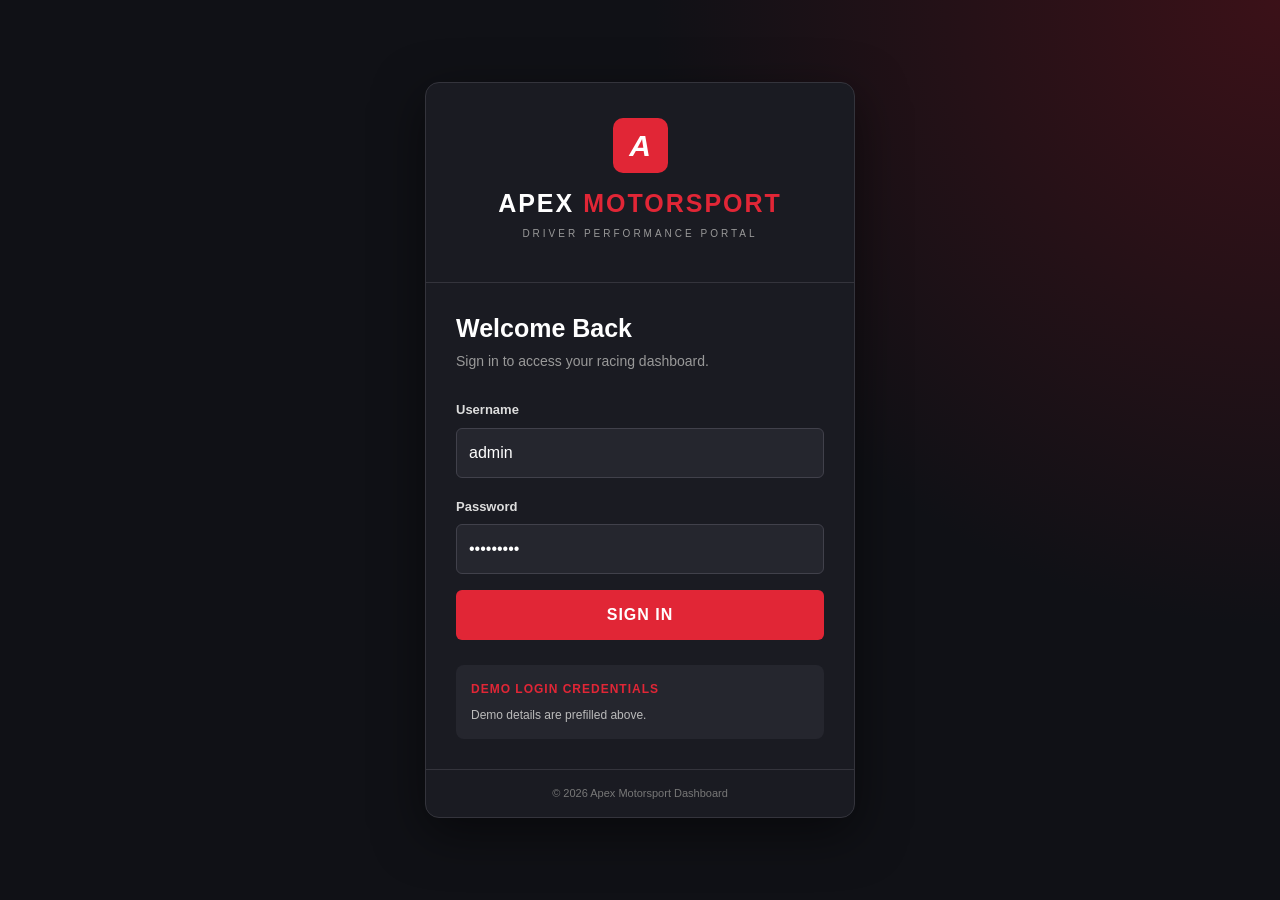
<file: index.html>
<!DOCTYPE html>
<html lang="en">
<head>
    <meta charset="UTF-8">
    <meta name="viewport" content="width=device-width, initial-scale=1.0">

    <title>Apex Motorsport | Driver Login</title>

    <!-- Bootstrap 5 CSS -->
    <link
        href="https://cdn.jsdelivr.net/npm/bootstrap@5.3.3/dist/css/bootstrap.min.css"
        rel="stylesheet"
    >

    <!-- Custom CSS -->
    <link rel="stylesheet" href="css/style.css">
</head>

<body>

    <div class="login-container">

        <div class="login-card">

            <!-- Branding -->
            <div class="brand-section">
                <div class="brand-icon">A</div>

                <h1>APEX <span>MOTORSPORT</span></h1>

                <p>DRIVER PERFORMANCE PORTAL</p>
            </div>

            <!-- Login Form -->
            <div class="login-section">

                <h2>Welcome Back</h2>

                <p class="login-description">
                    Sign in to access your racing dashboard.
                </p>

                <form id="loginForm">

                    <div class="mb-3">
                        <label for="username" class="form-label">
                            Username
                        </label>

                        <input
                            type="text"
                            class="form-control"
                            id="username"
                            placeholder="Enter your username"
                            value="admin"
                            required
                        >
                    </div>

                    <div class="mb-3">
                        <label for="password" class="form-label">
                            Password
                        </label>

                        <input
                            type="password"
                            class="form-control"
                            id="password"
                            placeholder="Enter your password"
                            value="racing123"
                            required
                        >
                    </div>

                    <!-- Error or Success Message -->
                    <div id="loginMessage" class="mb-3"></div>

                    <button type="submit" class="btn login-button w-100">
                        SIGN IN
                    </button>

                </form>

                <div class="demo-credentials">
                    <p>DEMO LOGIN CREDENTIALS</p>
                    <span>Demo details are prefilled above.</span>
                </div>

            </div>

            <!-- Footer -->
            <div class="login-footer">
                © 2026 Apex Motorsport Dashboard
            </div>

        </div>

    </div>

    <!-- JavaScript -->
    <script src="js/auth.js"></script>

</body>
</html>
</file>
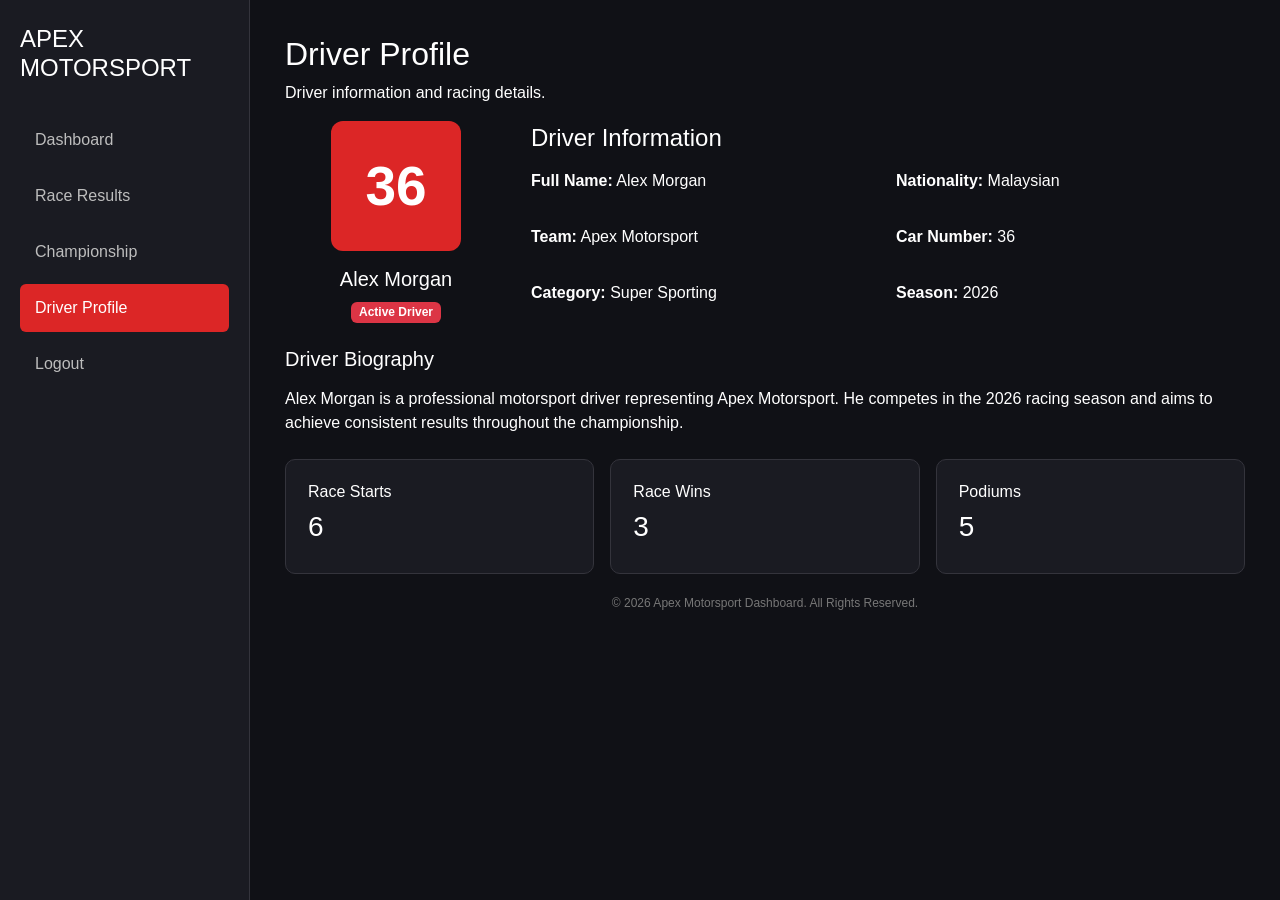
<file: profile.html>
<!DOCTYPE html>
<html lang="en">
<head>
    <meta charset="UTF-8">
    <meta name="viewport" content="width=device-width, initial-scale=1.0">
    <title>Driver Profile | Apex Motorsport</title>

    <!-- Bootstrap 5 -->
    <link href="https://cdn.jsdelivr.net/npm/bootstrap@5.3.3/dist/css/bootstrap.min.css" rel="stylesheet">

    <!-- Custom CSS -->
    <link rel="stylesheet" href="css/style.css">
</head>

<body>

<div class="dashboard-container">

    <!-- Sidebar -->
    <aside class="sidebar">
        <h4 class="brand">APEX MOTORSPORT</h4>

        <nav>
            <a href="dashboard.html">Dashboard</a>
            <a href="results.html">Race Results</a>
            <a href="standings.html">Championship</a>
            <a href="profile.html" class="active">Driver Profile</a>
            <a href="index.html" onclick="logout()">Logout</a>
        </nav>
    </aside>

    <!-- Main Content -->
    <main class="main-content">

        <div class="page-header">
            <h2>Driver Profile</h2>
            <p>Driver information and racing details.</p>
        </div>

        <!-- Driver Information -->
        <div class="content-panel mb-4">

            <div class="row align-items-center g-4">

                <div class="col-md-3 text-center">
                    <div class="driver-number">36</div>
                    <h5 class="mt-3">Alex Morgan</h5>
                    <span class="badge bg-danger">Active Driver</span>
                </div>

                <div class="col-md-9">

                    <h4 class="mb-3">Driver Information</h4>

                    <div class="row g-3">

                        <div class="col-md-6">
                            <p><strong>Full Name:</strong> Alex Morgan</p>
                        </div>

                        <div class="col-md-6">
                            <p><strong>Nationality:</strong> Malaysian</p>
                        </div>

                        <div class="col-md-6">
                            <p><strong>Team:</strong> Apex Motorsport</p>
                        </div>

                        <div class="col-md-6">
                            <p><strong>Car Number:</strong> 36</p>
                        </div>

                        <div class="col-md-6">
                            <p><strong>Category:</strong> Super Sporting</p>
                        </div>

                        <div class="col-md-6">
                            <p><strong>Season:</strong> 2026</p>
                        </div>

                    </div>

                </div>

            </div>

        </div>

        <!-- Driver Biography -->
        <div class="content-panel mb-4">

            <h5 class="mb-3">Driver Biography</h5>

            <p>
                Alex Morgan is a professional motorsport driver
                representing Apex Motorsport. He competes in
                the 2026 racing season and aims to achieve
                consistent results throughout the championship.
            </p>

        </div>

        <!-- Racing Statistics -->
        <div class="row g-3">

            <div class="col-md-4">
                <div class="stat-card">
                    <h6>Race Starts</h6>
                    <h3>6</h3>
                </div>
            </div>

            <div class="col-md-4">
                <div class="stat-card">
                    <h6>Race Wins</h6>
                    <h3>3</h3>
                </div>
            </div>

            <div class="col-md-4">
                <div class="stat-card">
                    <h6>Podiums</h6>
                    <h3>5</h3>
                </div>
            </div>

        </div>

        <!-- Footer -->
        <footer class="dashboard-footer">
            <p>© 2026 Apex Motorsport Dashboard. All Rights Reserved.</p>
        </footer>

    </main>

</div>

<script src="js/auth.js"></script>

</body>
</html>
</file>
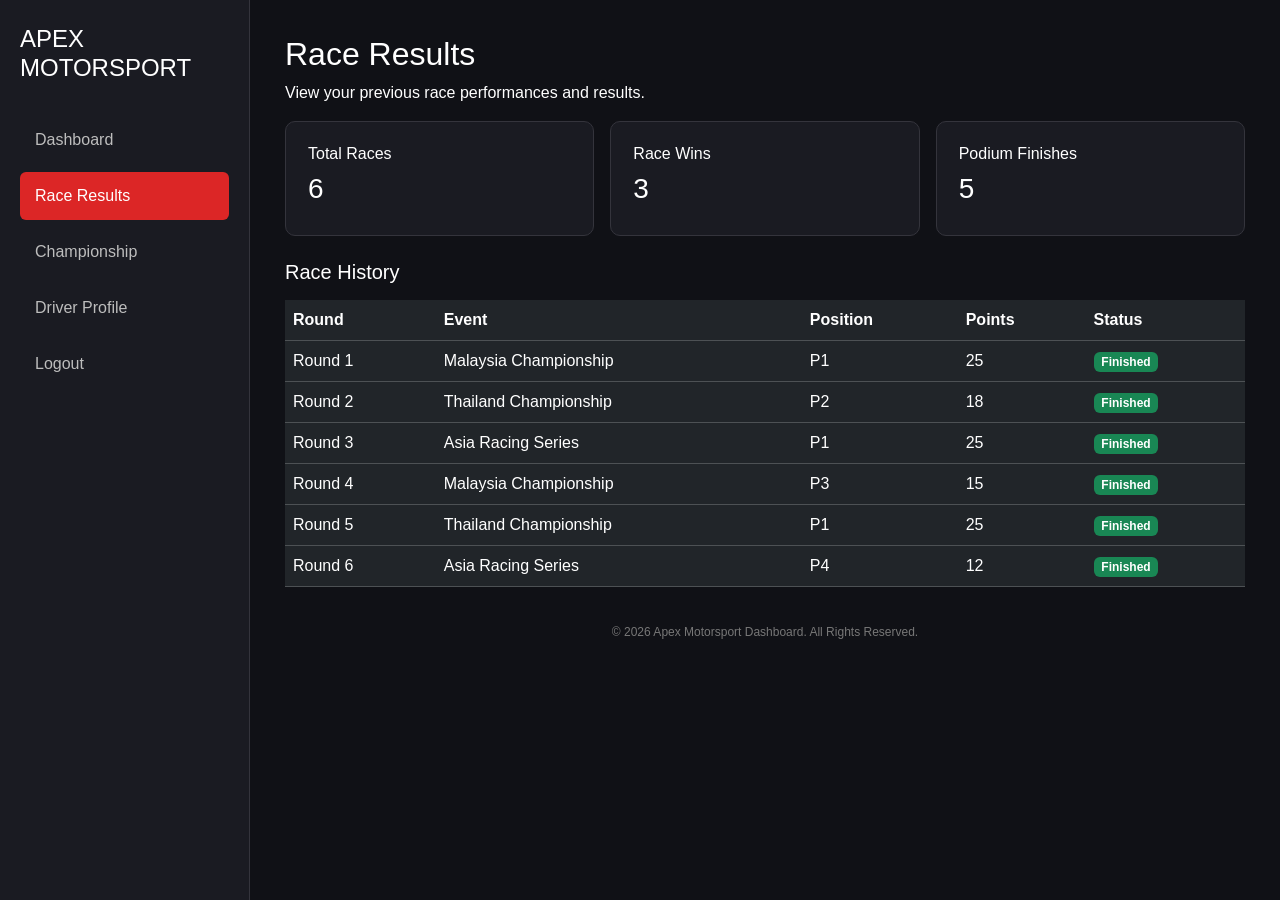
<file: results.html>
<!DOCTYPE html>
<html lang="en">
<head>
    <meta charset="UTF-8">
    <meta name="viewport" content="width=device-width, initial-scale=1.0">
    <title>Race Results | Apex Motorsport</title>

    <!-- Bootstrap 5 -->
    <link href="https://cdn.jsdelivr.net/npm/bootstrap@5.3.3/dist/css/bootstrap.min.css" rel="stylesheet">

    <!-- Custom CSS -->
    <link rel="stylesheet" href="css/style.css">
</head>

<body>

<div class="dashboard-container">

    <!-- Sidebar -->
    <aside class="sidebar">
        <h4 class="brand">APEX MOTORSPORT</h4>

        <nav>
            <a href="dashboard.html">Dashboard</a>
            <a href="results.html" class="active">Race Results</a>
            <a href="standings.html">Championship</a>
            <a href="profile.html">Driver Profile</a>
            <a href="index.html" onclick="logout()">Logout</a>
        </nav>
    </aside>

    <!-- Main Content -->
    <main class="main-content">

        <div class="page-header">
            <h2>Race Results</h2>
            <p>View your previous race performances and results.</p>
        </div>

        <!-- Summary Cards -->
        <div class="row g-3 mb-4">

            <div class="col-md-4">
                <div class="stat-card">
                    <h6>Total Races</h6>
                    <h3>6</h3>
                </div>
            </div>

            <div class="col-md-4">
                <div class="stat-card">
                    <h6>Race Wins</h6>
                    <h3>3</h3>
                </div>
            </div>

            <div class="col-md-4">
                <div class="stat-card">
                    <h6>Podium Finishes</h6>
                    <h3>5</h3>
                </div>
            </div>

        </div>

        <!-- Race Results Table -->
        <div class="content-panel">

            <h5 class="mb-3">Race History</h5>

            <div class="table-responsive">
                <table class="table table-dark table-hover align-middle">

                    <thead>
                        <tr>
                            <th>Round</th>
                            <th>Event</th>
                            <th>Position</th>
                            <th>Points</th>
                            <th>Status</th>
                        </tr>
                    </thead>

                    <tbody>
                        <tr>
                            <td>Round 1</td>
                            <td>Malaysia Championship</td>
                            <td>P1</td>
                            <td>25</td>
                            <td><span class="badge bg-success">Finished</span></td>
                        </tr>

                        <tr>
                            <td>Round 2</td>
                            <td>Thailand Championship</td>
                            <td>P2</td>
                            <td>18</td>
                            <td><span class="badge bg-success">Finished</span></td>
                        </tr>

                        <tr>
                            <td>Round 3</td>
                            <td>Asia Racing Series</td>
                            <td>P1</td>
                            <td>25</td>
                            <td><span class="badge bg-success">Finished</span></td>
                        </tr>

                        <tr>
                            <td>Round 4</td>
                            <td>Malaysia Championship</td>
                            <td>P3</td>
                            <td>15</td>
                            <td><span class="badge bg-success">Finished</span></td>
                        </tr>

                        <tr>
                            <td>Round 5</td>
                            <td>Thailand Championship</td>
                            <td>P1</td>
                            <td>25</td>
                            <td><span class="badge bg-success">Finished</span></td>
                        </tr>

                        <tr>
                            <td>Round 6</td>
                            <td>Asia Racing Series</td>
                            <td>P4</td>
                            <td>12</td>
                            <td><span class="badge bg-success">Finished</span></td>
                        </tr>
                    </tbody>

                </table>
            </div>

        </div>

        <!-- Footer -->
        <footer class="dashboard-footer">
            <p>© 2026 Apex Motorsport Dashboard. All Rights Reserved.</p>
        </footer>

    </main>

</div>

<script src="js/auth.js"></script>

</body>
</html>
</file>
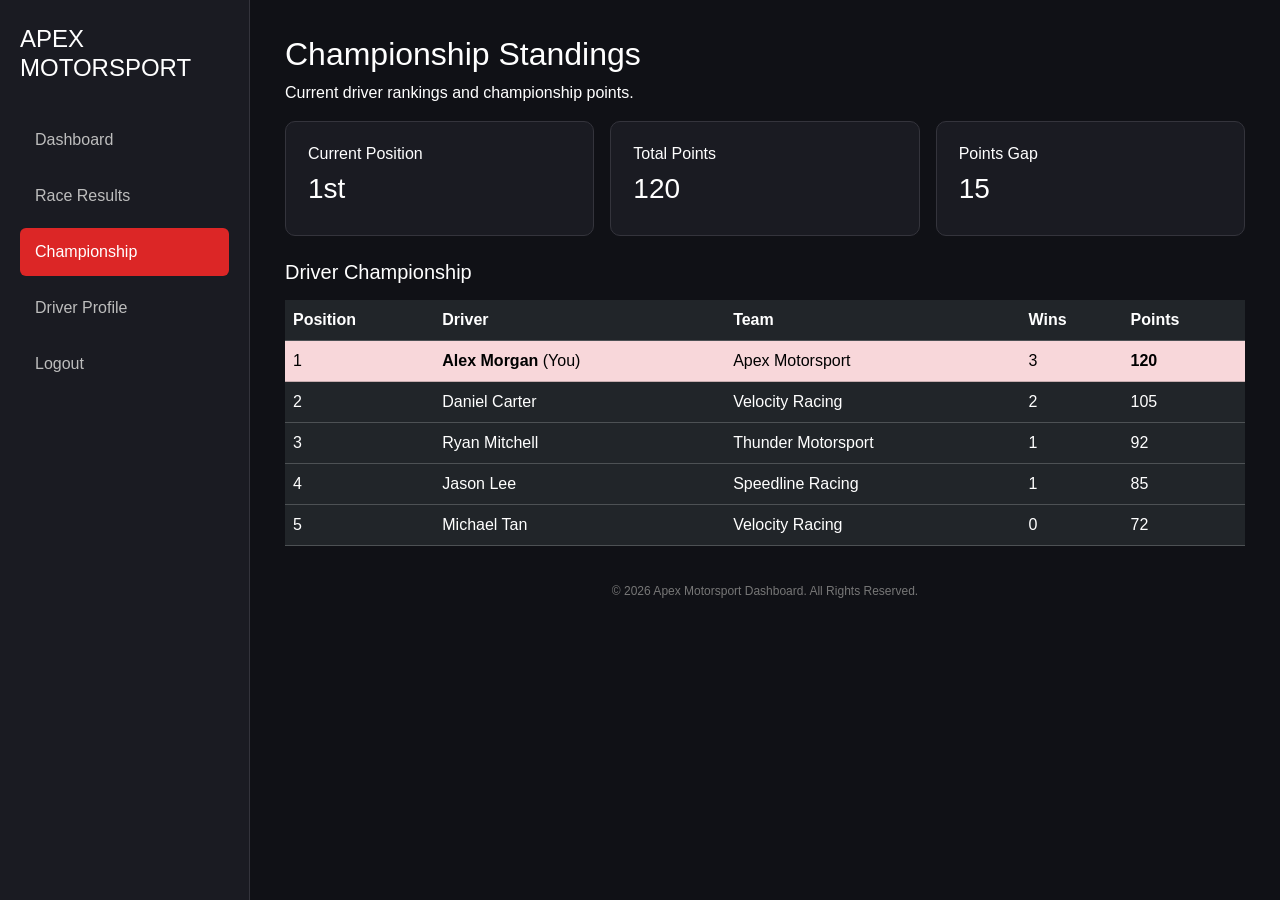
<file: standings.html>
<!DOCTYPE html>
<html lang="en">
<head>
    <meta charset="UTF-8">
    <meta name="viewport" content="width=device-width, initial-scale=1.0">
    <title>Championship Standings | Apex Motorsport</title>

    <!-- Bootstrap 5 -->
    <link href="https://cdn.jsdelivr.net/npm/bootstrap@5.3.3/dist/css/bootstrap.min.css" rel="stylesheet">

    <!-- Custom CSS -->
    <link rel="stylesheet" href="css/style.css">
</head>

<body>

<div class="dashboard-container">

    <!-- Sidebar -->
    <aside class="sidebar">
        <h4 class="brand">APEX MOTORSPORT</h4>

        <nav>
            <a href="dashboard.html">Dashboard</a>
            <a href="results.html">Race Results</a>
            <a href="standings.html" class="active">Championship</a>
            <a href="profile.html">Driver Profile</a>
            <a href="index.html" onclick="logout()">Logout</a>
        </nav>
    </aside>

    <!-- Main Content -->
    <main class="main-content">

        <div class="page-header">
            <h2>Championship Standings</h2>
            <p>Current driver rankings and championship points.</p>
        </div>

        <!-- Summary Cards -->
        <div class="row g-3 mb-4">

            <div class="col-md-4">
                <div class="stat-card">
                    <h6>Current Position</h6>
                    <h3>1st</h3>
                </div>
            </div>

            <div class="col-md-4">
                <div class="stat-card">
                    <h6>Total Points</h6>
                    <h3>120</h3>
                </div>
            </div>

            <div class="col-md-4">
                <div class="stat-card">
                    <h6>Points Gap</h6>
                    <h3>15</h3>
                </div>
            </div>

        </div>

        <!-- Standings Table -->
        <div class="content-panel">

            <h5 class="mb-3">Driver Championship</h5>

            <div class="table-responsive">

                <table class="table table-dark table-hover align-middle">

                    <thead>
                        <tr>
                            <th>Position</th>
                            <th>Driver</th>
                            <th>Team</th>
                            <th>Wins</th>
                            <th>Points</th>
                        </tr>
                    </thead>

                    <tbody>
                        <tr class="table-danger">
                            <td>1</td>
                            <td><strong>Alex Morgan</strong> (You)</td>
                            <td>Apex Motorsport</td>
                            <td>3</td>
                            <td><strong>120</strong></td>
                        </tr>

                        <tr>
                            <td>2</td>
                            <td>Daniel Carter</td>
                            <td>Velocity Racing</td>
                            <td>2</td>
                            <td>105</td>
                        </tr>

                        <tr>
                            <td>3</td>
                            <td>Ryan Mitchell</td>
                            <td>Thunder Motorsport</td>
                            <td>1</td>
                            <td>92</td>
                        </tr>

                        <tr>
                            <td>4</td>
                            <td>Jason Lee</td>
                            <td>Speedline Racing</td>
                            <td>1</td>
                            <td>85</td>
                        </tr>

                        <tr>
                            <td>5</td>
                            <td>Michael Tan</td>
                            <td>Velocity Racing</td>
                            <td>0</td>
                            <td>72</td>
                        </tr>

                    </tbody>

                </table>

            </div>

        </div>

        <!-- Footer -->
        <footer class="dashboard-footer">
            <p>© 2026 Apex Motorsport Dashboard. All Rights Reserved.</p>
        </footer>

    </main>

</div>

<script src="js/auth.js"></script>

</body>
</html>
</file>
<file: css/style.css>
/* General page styling */
body {
    margin: 0;
    padding: 0;
    font-family: Arial, sans-serif;
    background: #101116;
    color: #ffffff;
}

/* Main login container */
.login-container {
    min-height: 100vh;
    display: flex;
    justify-content: center;
    align-items: center;
    padding: 20px;
    background:
        radial-gradient(circle at top right, #3b1118, transparent 40%),
        #101116;
}

/* Login card */
.login-card {
    width: 100%;
    max-width: 430px;
    background: #1a1b22;
    border: 1px solid #34343c;
    border-radius: 14px;
    overflow: hidden;
    box-shadow: 0 15px 50px rgba(0, 0, 0, 0.5);
}

/* Branding */
.brand-section {
    text-align: center;
    padding: 35px 20px 25px;
    border-bottom: 1px solid #34343c;
}

.brand-icon {
    width: 55px;
    height: 55px;
    margin: 0 auto 15px;
    display: flex;
    justify-content: center;
    align-items: center;
    background: #e12636;
    color: white;
    font-size: 30px;
    font-weight: bold;
    font-style: italic;
    border-radius: 10px;
}

.brand-section h1 {
    font-size: 25px;
    font-weight: 800;
    letter-spacing: 2px;
}

.brand-section h1 span {
    color: #e12636;
}

.brand-section p {
    font-size: 10px;
    letter-spacing: 3px;
    color: #999999;
    margin-top: 8px;
}

/* Login section */
.login-section {
    padding: 30px;
}

.login-section h2 {
    font-size: 25px;
    font-weight: bold;
}

.login-description {
    color: #999999;
    font-size: 14px;
    margin-bottom: 25px;
}

/* Form fields */
.form-label {
    color: #dddddd;
    font-size: 13px;
    font-weight: 600;
}

.form-control {
    background: #25262e;
    border: 1px solid #41414b;
    color: white;
    padding: 12px;
}

.form-control:focus {
    background: #25262e;
    color: white;
    border-color: #e12636;
    box-shadow: 0 0 0 0.2rem rgba(225, 38, 54, 0.2);
}

.form-control::placeholder {
    color: #777777;
}

/* Login button */
.login-button {
    background: #e12636;
    color: white;
    font-weight: bold;
    letter-spacing: 1px;
    padding: 13px;
    border: none;
    transition: 0.3s;
}

.login-button:hover {
    background: #b91e2b;
    color: white;
}

/* Demo credentials */
.demo-credentials {
    margin-top: 25px;
    padding: 15px;
    background: #25262e;
    border-radius: 8px;
    font-size: 12px;
    color: #bbbbbb;
}

.demo-credentials p {
    color: #e12636;
    font-weight: bold;
    letter-spacing: 1px;
    margin-bottom: 8px;
}

.demo-credentials span {
    display: block;
    margin-top: 4px;
}

/* Footer */
.login-footer {
    text-align: center;
    padding: 15px;
    border-top: 1px solid #34343c;
    color: #777777;
    font-size: 11px;
}

/* Responsive design */
@media (max-width: 480px) {

    .login-section {
        padding: 25px 20px;
    }

    .brand-section h1 {
        font-size: 21px;
    }

}


/* =================================
   DASHBOARD STYLING
================================= */

.dashboard-wrapper {
    display: flex;
    min-height: 100vh;
    background: #101116;
}

/* Sidebar */
.sidebar {
    width: 250px;
    background: #1a1b22;
    border-right: 1px solid #34343c;
    padding: 25px 20px;
    display: flex;
    flex-direction: column;
}

.sidebar-brand {
    margin-bottom: 45px;
}

.sidebar-brand h3 {
    font-size: 20px;
    font-weight: 800;
    letter-spacing: 1px;
}

.sidebar-brand h3 span {
    color: #e12636;
}

.sidebar-brand small {
    color: #888;
    letter-spacing: 3px;
    font-size: 10px;
}

.sidebar-menu {
    display: flex;
    flex-direction: column;
    gap: 10px;
}

.sidebar-menu a {
    color: #aaa;
    text-decoration: none;
    padding: 13px;
    border-radius: 7px;
    transition: 0.3s;
}

.sidebar-menu a:hover,
.sidebar-menu a.active {
    background: #e12636;
    color: white;
}

.logout-button {
    margin-top: auto;
    padding: 12px;
    background: transparent;
    border: 1px solid #e12636;
    color: #e12636;
    border-radius: 7px;
}

.logout-button:hover {
    background: #e12636;
    color: white;
}

/* Main content */
.main-content {
    flex: 1;
    padding: 35px;
    min-width: 0;
}

.dashboard-header {
    display: flex;
    justify-content: space-between;
    align-items: center;
    margin-bottom: 35px;
}

.dashboard-header h2 {
    font-weight: bold;
}

.dashboard-header p {
    color: #999;
    margin: 0;
    font-size: 14px;
}

.admin-profile {
    display: flex;
    align-items: center;
    gap: 10px;
    color: #ddd;
}

.admin-avatar {
    width: 38px;
    height: 38px;
    background: #e12636;
    border-radius: 50%;
    display: flex;
    justify-content: center;
    align-items: center;
    font-weight: bold;
}

/* Statistics cards */
.stats-grid {
    display: grid;
    grid-template-columns: repeat(4, 1fr);
    gap: 20px;
    margin-bottom: 30px;
}

.stat-card {
    background: #1a1b22;
    border: 1px solid #34343c;
    border-radius: 10px;
    padding: 22px;
}

.stat-card p {
    color: #aaa;
    font-size: 14px;
}

.stat-card h2 {
    color: #e12636;
    font-size: 32px;
    font-weight: bold;
}

.stat-card span {
    color: #777;
    font-size: 12px;
}

/* Dashboard panels */
.dashboard-panel {
    background: #1a1b22;
    border: 1px solid #34343c;
    border-radius: 10px;
    padding: 25px;
    margin-bottom: 25px;
}

.panel-heading {
    margin-bottom: 20px;
}

.panel-heading h4 {
    font-size: 18px;
    font-weight: bold;
}

.panel-heading p {
    font-size: 13px;
    color: #888;
}

.chart-container {
    position: relative;
    height: 300px;
}

/* Race table */
.racing-table {
    color: #ddd;
    margin-bottom: 0;
}

.racing-table th {
    color: #888;
    font-size: 12px;
    text-transform: uppercase;
    border-bottom-color: #444;
}

.racing-table td {
    background: transparent;
    color: #ddd;
    border-bottom-color: #34343c;
    padding: 15px 10px;
}

.position-badge {
    background: #e12636;
    color: white;
    padding: 5px 10px;
    border-radius: 5px;
    font-size: 12px;
    font-weight: bold;
}

/* Footer */
.dashboard-footer {
    text-align: center;
    color: #777;
    font-size: 12px;
    padding: 20px;
}

/* Responsive design */
@media (max-width: 992px) {
    .stats-grid {
        grid-template-columns: repeat(2, 1fr);
    }
}

@media (max-width: 768px) {
    .dashboard-wrapper {
        flex-direction: column;
    }

    .sidebar {
        width: 100%;
    }

    .sidebar-menu {
        flex-direction: row;
        flex-wrap: wrap;
    }

    .logout-button {
        margin-top: 20px;
    }

    .main-content {
        padding: 20px;
    }
}

@media (max-width: 480px) {
    .stats-grid {
        grid-template-columns: 1fr;
    }

    .dashboard-header {
        align-items: flex-start;
        flex-direction: column;
        gap: 15px;
    }
}


/* Race Results Page - Navigation and Layout Fix */

.dashboard-container {
    display: flex;
    min-height: 100vh;
}

.sidebar {
    min-height: 100vh;
    width: 250px;
    flex-shrink: 0;
}

.sidebar nav {
    display: flex;
    flex-direction: column;
    gap: 8px;
    margin-top: 25px;
}

.sidebar nav a {
    display: block;
    color: #bdbdbd;
    text-decoration: none;
    padding: 12px 15px;
    border-radius: 6px;
    transition: 0.2s;
}

.sidebar nav a:hover,
.sidebar nav a.active {
    background-color: #dc2626;
    color: white;
}

.main-content {
    flex: 1;
    min-width: 0;
    padding: 35px;
}

/* Mobile Responsive Layout */

@media (max-width: 768px) {
    .dashboard-container {
        flex-direction: column;
    }

    .sidebar {
        width: 100%;
        min-height: auto;
    }

    .sidebar nav {
        flex-direction: row;
        flex-wrap: wrap;
    }

    .main-content {
        padding: 20px;
    }
}


/* Driver Profile */

.driver-number {
    width: 130px;
    height: 130px;
    background-color: #dc2626;
    color: white;
    font-size: 55px;
    font-weight: bold;
    display: flex;
    align-items: center;
    justify-content: center;
    border-radius: 12px;
    margin: auto;
}
</file>
